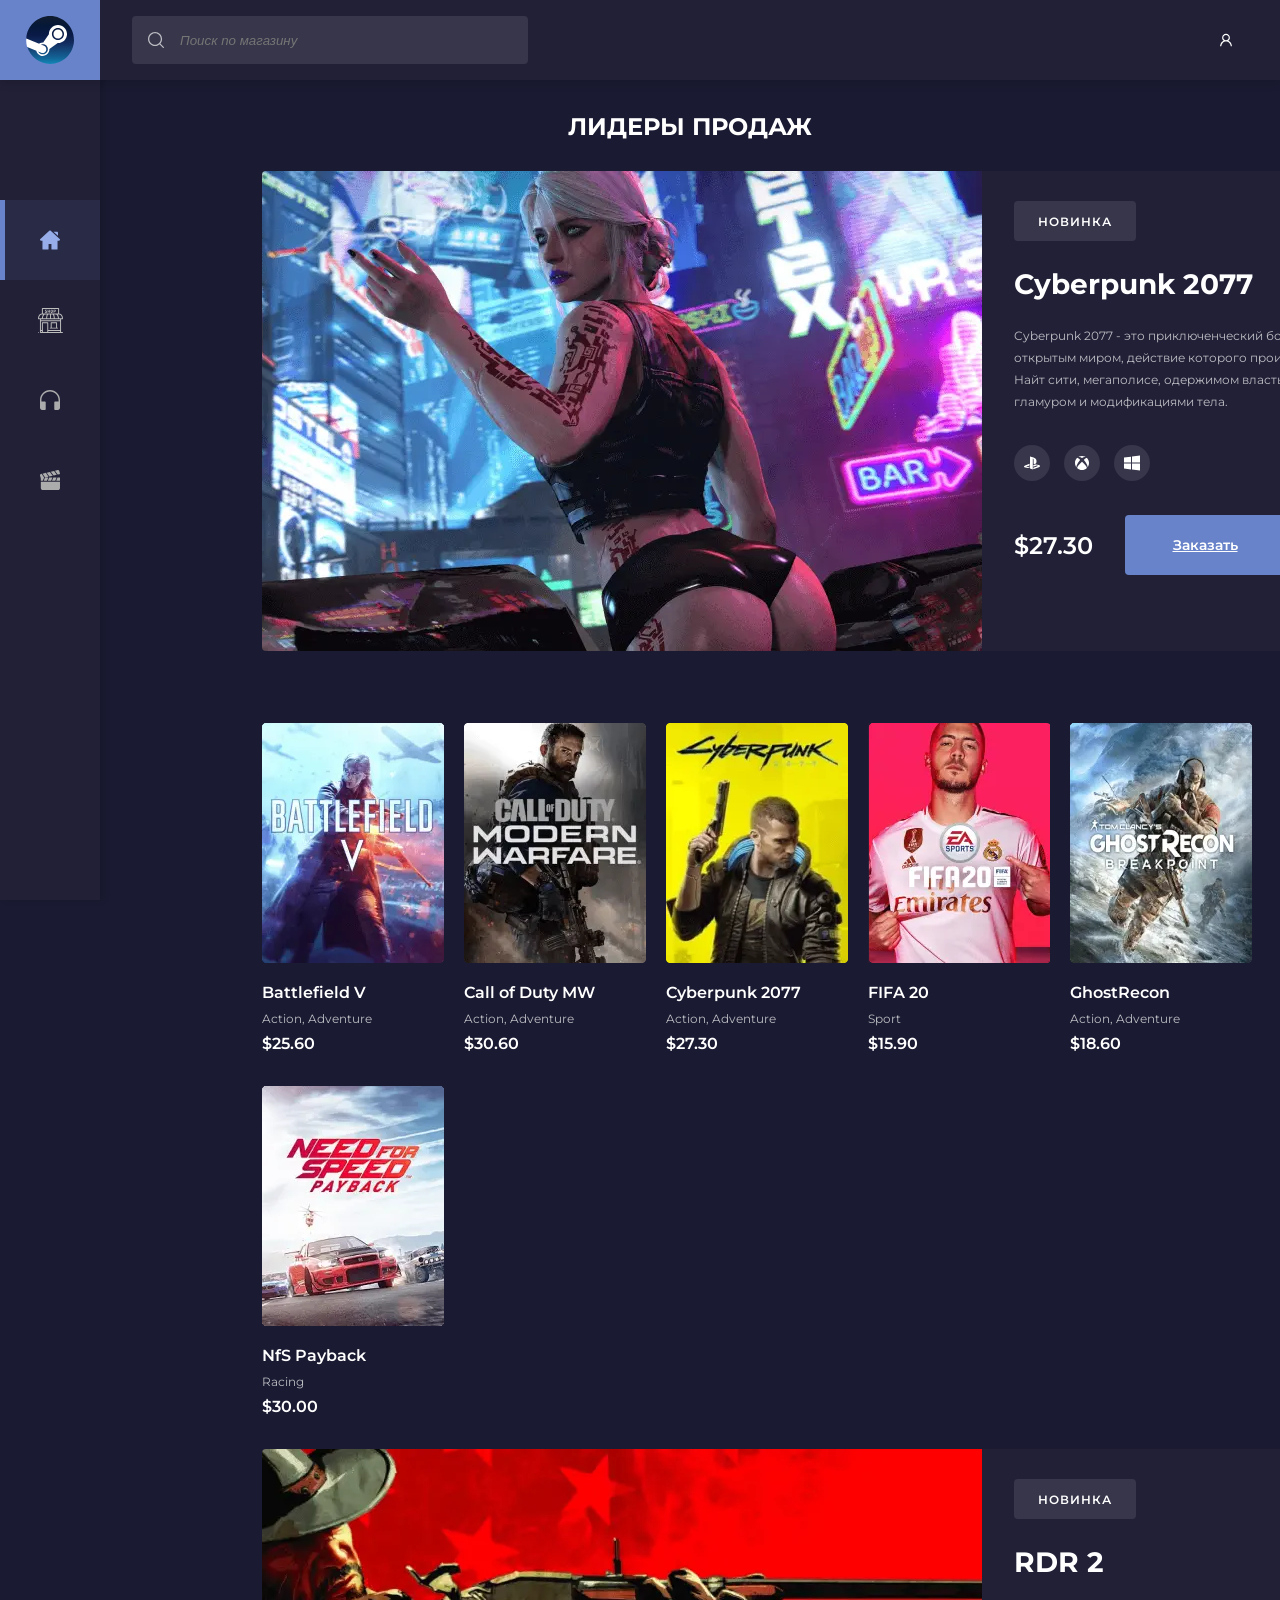
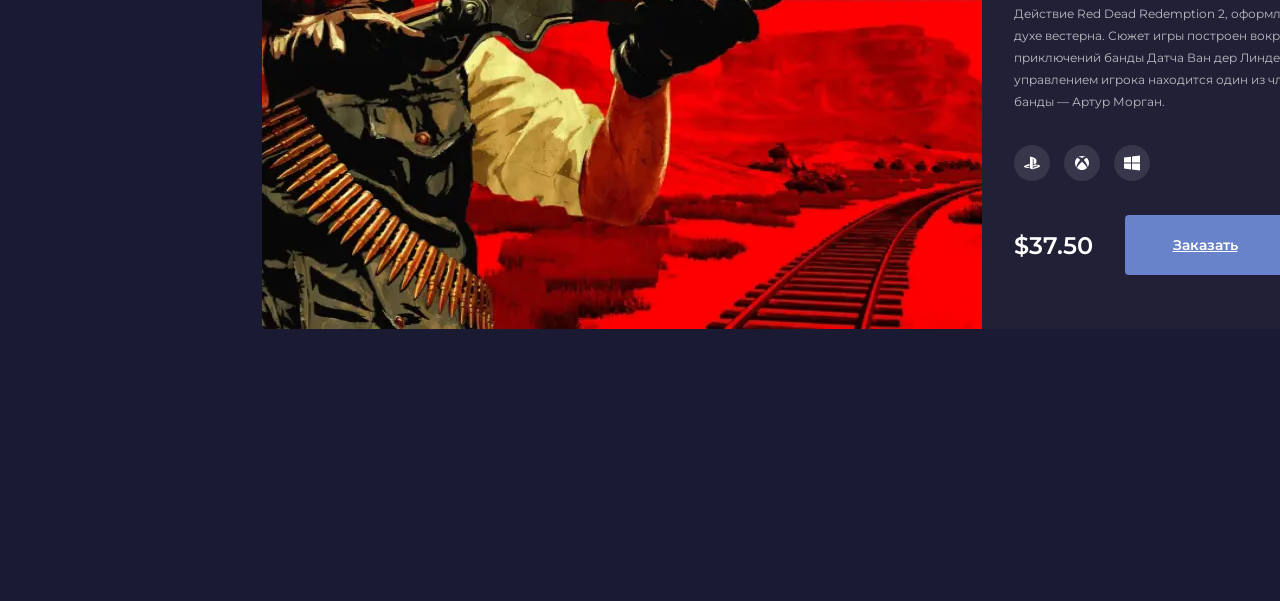
<file: index.html>
<!DOCTYPE html>
<html lang="en">
<head>
    <meta charset="UTF-8">
    <meta http-equiv="X-UA-Compatible" content="IE=edge">
    <meta name="viewport" content="width=device-width, initial-scale=1.0">
    <meta name="description" content="Steam-Shop - лучший магазин для игр!">
    <title>Steam-Shop - покупай и играй!</title>

    <meta name="twitter:image:src" content="https://soinroma.github.io/steam-shop/images/banner.png">
    <meta name="twitter:card" content="summary_large_image"/>
    <meta name="twitter:site" content="Steam-Shop">
    <meta name="twitter:title" content="Покупай и играй!">
    <meta name="twitter:description" content="Steam-Shop - лучший магазин для игр!">

    <meta property="og:type" content="website"/>
    <meta property="og:url" content="https://soinroma.github.io/steam-shop"/>
    <meta property="og:site_name" content="Steam-Shop"/>
    <meta property="og:title" content="Покупай и играй!"/>
    <meta property="og:description" content="Steam-Shop - лучший магазин для игр!"/>
    <meta property="og:image" content="https://soinroma.github.io/steam-shop/images/banner.png"/>
    <meta property="og:image:width" content="1200"/>
    <meta property="og:image:height" content="600"/>

    <link rel="icon" type="image/png" sizes="32x32" href="./images/icons/steam-icon-logo.svg"/>
    <link href="https://fonts.googleapis.com/css2?family=Montserrat:wght@400;600;700&display=swap" rel="stylesheet">
    <link rel="stylesheet" href="./css/style.css">
</head>
<body>


<header class="header">
    <a href="index.html" class="logo">
        <img width="48" height="48" src="./images/icons/steam-icon-logo.svg" alt="steam">
    </a>
    <div class="header-block">
        <label class="search">
            <input type="search" name="" id="" placeholder="Поиск по магазину">
            <img src="./images/icons/search.svg" alt="search">
        </label>
        <div class="buttons">
            <div class="user">
                <img class="login" src="./images/icons/user.svg" alt="user">
                <img class="user-photo hidden " src="./images/icons/user.png" alt="user">
                <img class="logout hidden" src="./images/icons/arrow.svg" alt="arrow">
            </div>
        </div>
    </div>
</header>

<nav class="nav-wrap">
    <ul>
        <li class="current">
            <a href="index.html">
                <img src="./images/icons/home-run.svg" alt="home-run">
            </a>
        </li>

        <li>
            <a href="page-store.html">
                <img src="./images/icons/shop.svg" alt="shop">
            </a>
        </li>

        <li>
            <a target="_blank" href="https://www.youtube.com/watch?v=5qap5aO4i9A&ab_channel=LofiGirl">
                <img src="./images/icons/audio.svg" alt="audio">
            </a>
        </li>

        <li>
            <a target="_blank" href="https://www.youtube.com/c/PlayStation/videos">
                <img src="./images/icons/clapperboard.svg" alt="clapperboard.svg">
            </a>
        </li>

    </ul>
</nav>

<h2 class="home-title">Лидеры продаж</h2>

<section class="content">
    <div class="game-card game-card__order game-home">
        <div class="game-photo game-photo__order">
            <img src="./images/game/cyber.webp" alt="cyber">
        </div>
        <div class="game-info game-info__order">
            <a href="#" class="btn-filter">НОВИНКА</a>
            <h2>Cyberpunk 2077</h2>
            <p>Cyberpunk 2077 - это приключенческий боевик с открытым миром, действие которого происходит в Найт сити,
                мегаполисе, одержимом властью, гламуром и модификациями тела.</p>
            <div class="game-platforms">
                <img src="./images/icons/ps.svg" alt="Playstation">
                <img src="./images/icons/xbox.svg" alt="Xbox">
                <img src="./images/icons/win.svg" alt="Windows">
            </div>
            <div class="game-price">
                <span>$27.30</span>
                <a target="_blank" href="https://store.steampowered.com/app/1091500/Cyberpunk_2077/" class="btn-cart">
                    Заказать
                </a>
            </div>
        </div>
    </div>


    <a href="" class="game-card game-card__small">
        <div class="game-photo">
            <img src="./images/game/lidergames/btf5.webp" alt="btf5">
        </div>
        <div class="game-info">
            <h4>Battlefield V</h4>
            <span class="game-genre">Action, Adventure</span>
            <div class="game-price"><span>$25.60</span></div>
        </div>
    </a>

    <a href="" class="game-card game-card__small">
        <div class="game-photo">
            <img src="./images/game/lidergames/call.webp" alt="call">
        </div>
        <div class="game-info">
            <h4>Call of Duty MW</h4>
            <span class="game-genre">Action, Adventure</span>
            <div class="game-price"><span>$30.60</span></div>
        </div>
    </a>

    <a href="" class="game-card game-card__small">
        <div class="game-photo">
            <img src="./images/game/lidergames/cyberpank.webp" alt="cyberpank">
        </div>
        <div class="game-info">
            <h4>Cyberpunk 2077</h4>
            <span class="game-genre">Action, Adventure</span>
            <div class="game-price"><span>$27.30</span></div>
        </div>
    </a>

    <a href="" class="game-card game-card__small">
        <div class="game-photo">
            <img src="./images/game/lidergames/fifa.webp" alt="fifa">
        </div>
        <div class="game-info">
            <h4>FIFA 20</h4>
            <span class="game-genre">Sport</span>
            <div class="game-price"><span>$15.90</span></div>
        </div>
    </a>

    <a href="" class="game-card game-card__small">
        <div class="game-photo">
            <img src="./images/game/lidergames/ghost.webp" alt="ghost">
        </div>
        <div class="game-info">
            <h4>GhostRecon </h4>
            <span class="game-genre">Action, Adventure</span>
            <div class="game-price"><span>$18.60</span></div>
        </div>
    </a>

    <a href="" class="game-card game-card__small">
        <div class="game-photo">
            <img src="./images/game/lidergames/need.webp" alt="need">
        </div>
        <div class="game-info">
            <h4>NfS Payback</h4>
            <span class="game-genre">Racing</span>
            <div class="game-price"><span>$30.00</span></div>
        </div>
    </a>


    <div class="game-card game-card__order">
        <div class="game-photo game-photo__order">
            <img src="./images/game/rdr2.webp" alt="rdr2">
        </div>
        <div class="game-info game-info__order">
            <a href="#" class="btn-filter">НОВИНКА</a>
            <h2>RDR 2</h2>
            <p>
                Действие Red Dead Redemption 2, оформленной в духе вестерна. Сюжет игры построен вокруг приключений
                банды
                Датча Ван дер Линде, под управлением игрока находится один из членов банды — Артур Морган.
            </p>
            <div class="game-platforms">
                <img src="./images/icons/ps.svg" alt="Playstation">
                <img src="./images/icons/xbox.svg" alt="Xbox">
                <img src="./images/icons/win.svg" alt="Windows">
            </div>
            <div class="game-price">
                <span>$37.50</span>
                <a target="_blank"
                   href="https://store.steampowered.com/app/1174180/Red_Dead_Redemption_2/"
                   class="btn-cart">Заказать
                </a>
            </div>
        </div>
    </div>

</section>

<script src="./js/script.js"></script>
</body>
</html>
</file>
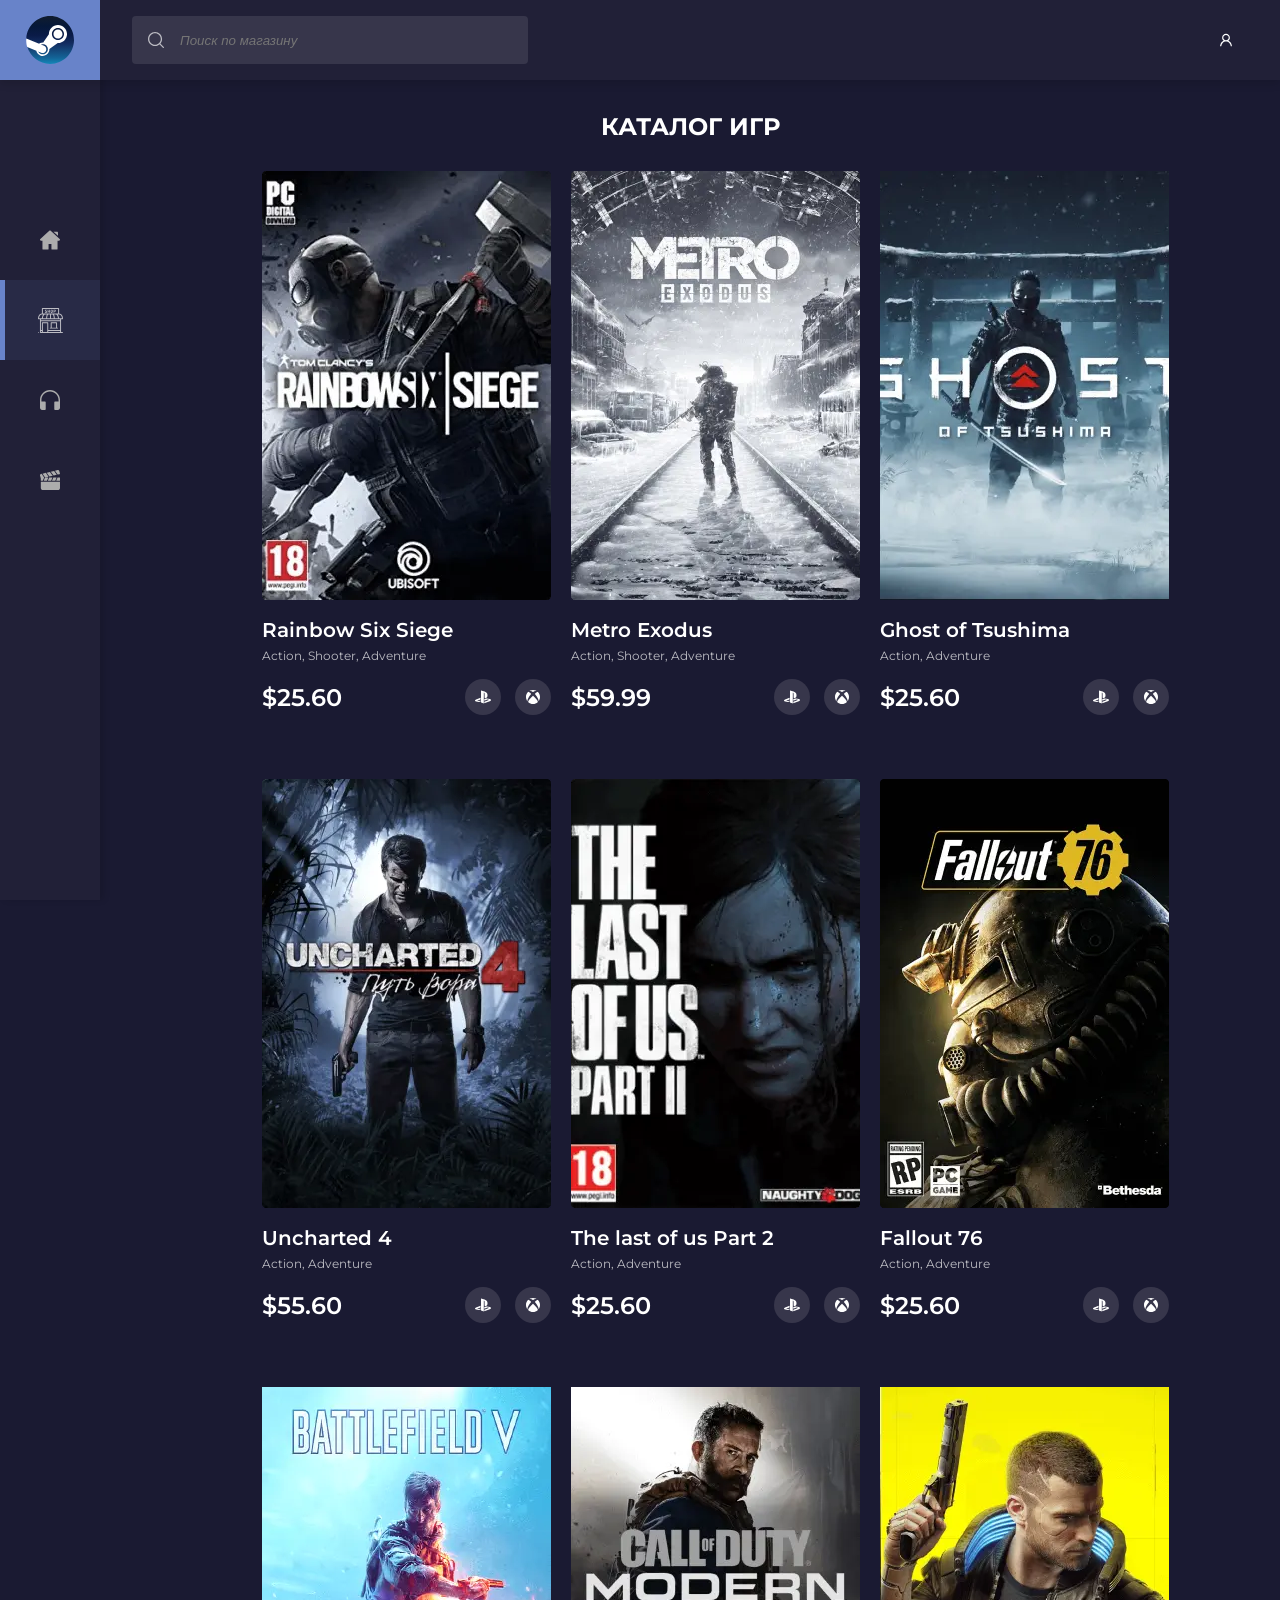
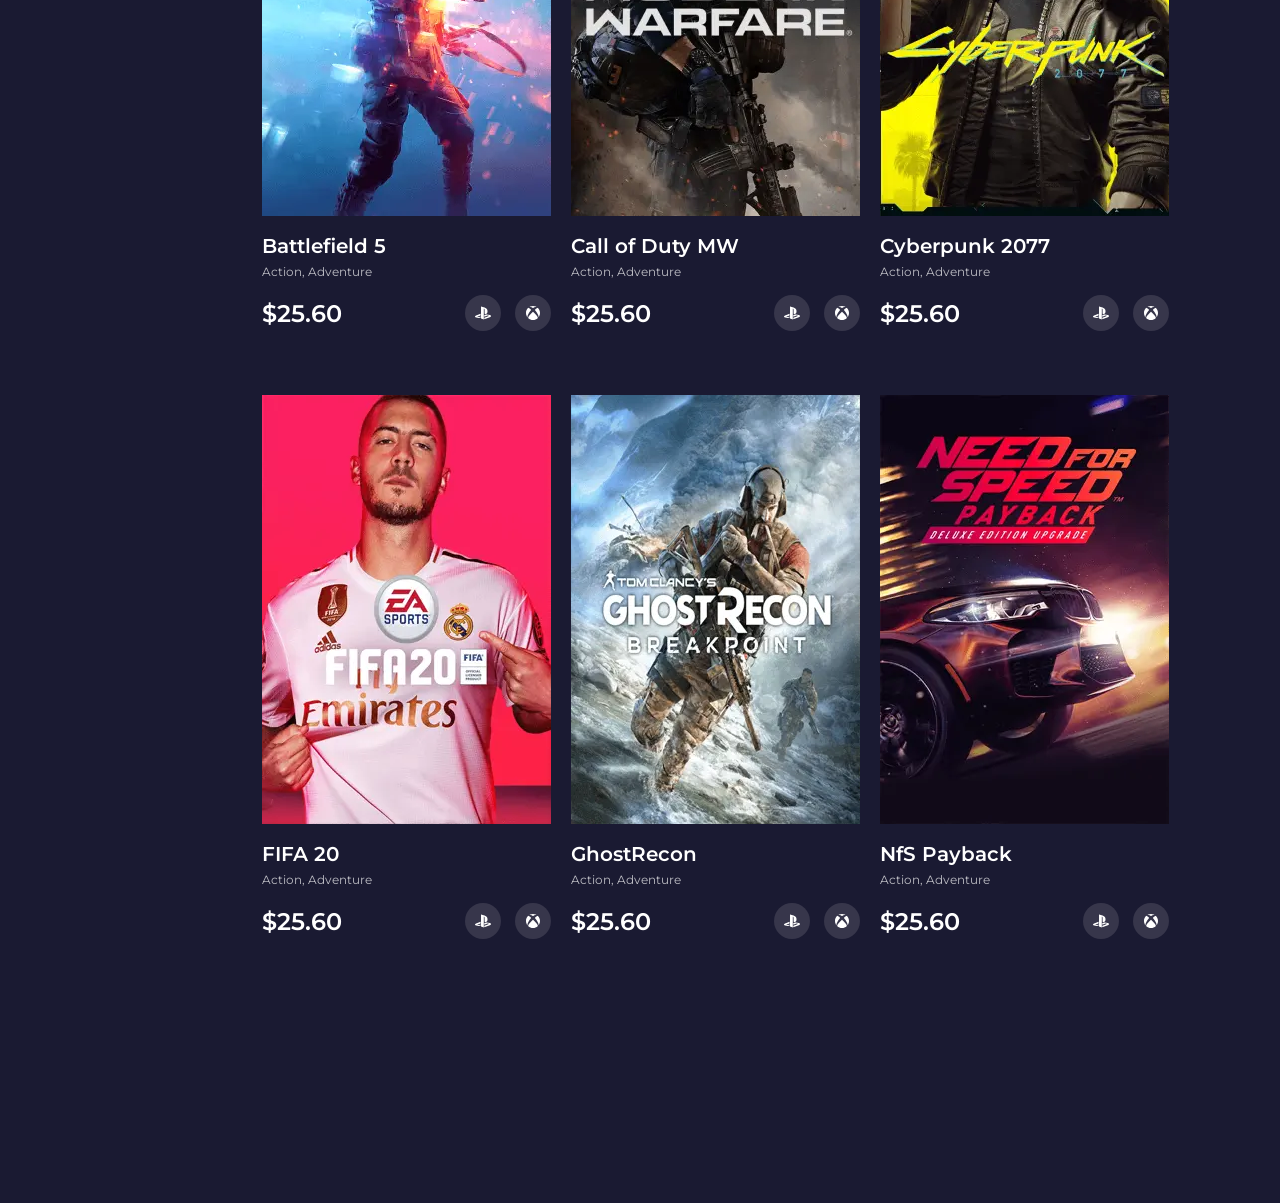
<file: page-store.html>
<!DOCTYPE html>
<html lang="en">
<head>
    <meta charset="UTF-8">
    <meta http-equiv="X-UA-Compatible" content="IE=edge">
    <meta name="viewport" content="width=device-width, initial-scale=1.0">
    <meta name="description" content="Steam-Shop - лучший магазин для игр!">
    <title>Steam-Shop - покупай и играй!</title>

    <meta name="twitter:image:src" content="https://soinroma.github.io/steam-shop/images/banner.png">
    <meta name="twitter:card" content="summary_large_image"/>
    <meta name="twitter:site" content="Steam-Shop">
    <meta name="twitter:title" content="Покупай и играй!">
    <meta name="twitter:description" content="Steam-Shop - лучший магазин для игр!">

    <meta property="og:type" content="website"/>
    <meta property="og:url" content="https://soinroma.github.io/steam-shop"/>
    <meta property="og:site_name" content="Steam-Shop"/>
    <meta property="og:title" content="Покупай и играй!"/>
    <meta property="og:description" content="Steam-Shop - лучший магазин для игр!"/>
    <meta property="og:image" content="https://soinroma.github.io/steam-shop/images/banner.png"/>
    <meta property="og:image:width" content="1200"/>
    <meta property="og:image:height" content="600"/>

    <link rel="icon" type="image/png" sizes="32x32" href="images/icons/steam-icon-logo.svg"/>
    <link href="https://fonts.googleapis.com/css2?family=Montserrat:wght@400;600;700&display=swap" rel="stylesheet">
    <link rel="stylesheet" href="./css/style.css">
</head>
<body>


<header class="header">
    <a href="index.html" class="logo">
        <img width="48" height="48" src="./images/icons/steam-icon-logo.svg" alt="steam">
    </a>
    <div class="header-block">
        <label class="search">
            <input type="search" name="" id="" placeholder="Поиск по магазину">
            <img src="./images/icons/search.svg" alt="search">
        </label>
        <div class="user">
            <img class="login" src="./images/icons/user.svg" alt="user">
            <img class="user-photo hidden " src="./images/icons/user.png" alt="user">
            <img class="logout hidden" src="./images/icons/arrow.svg" alt="arrow">
        </div>
    </div>
</header>

<nav class="nav-wrap">
    <ul>
        <li>
            <a href="./index.html">
                <img src="./images/icons/home-run.svg" alt="home-run">
            </a>
        </li>

        <li class="current">
            <a href="./page-store.html">
                <img src="./images/icons/shop.svg" alt="shop">
            </a>
        </li>

        <li>
            <a target="_blank" href="https://www.youtube.com/watch?v=5qap5aO4i9A&ab_channel=LofiGirl">
                <img src="./images/icons/audio.svg" alt="audio">
            </a>
        </li>

        <li>
            <a target="_blank" href="https://www.youtube.com/c/PlayStation/videos">
                <img src="./images/icons/clapperboard.svg" alt="clapperboard">
            </a>
        </li>

    </ul>
</nav>

<h2 class="home-title">Каталог игр</h2>
<section class="content">

    <a href="" class="game-card game-card__big">
        <div class="game-photo game-photo__bg">
            <img src="./images/game/shopgames/3.webp" alt="game">
        </div>
        <div class="game-info">
            <h4>Rainbow Six Siege</h4>
            <span class="game-genre">Action, Shooter, Adventure</span>
            <div class="game-price"><span>$25.60</span>

                <div class="game-platforms">
                    <img src="./images/icons/ps.svg" alt="Playstation">
                    <img src="./images/icons/xbox.svg" alt="Xbox">
                </div>

            </div>
        </div>
    </a>

    <a href="" class="game-card game-card__big">
        <div class="game-photo game-photo__bg">
            <img src="./images/game/shopgames/4.webp" alt="game">
        </div>
        <div class="game-info">
            <h4>Metro Exodus</h4>
            <span class="game-genre">Action, Shooter, Adventure</span>
            <div class="game-price"><span>$59.99</span>

                <div class="game-platforms">
                    <img src="./images/icons/ps.svg" alt="Playstation">
                    <img src="./images/icons/xbox.svg" alt="Xbox">
                </div>

            </div>
        </div>
    </a>

    <a href="" class="game-card game-card__big">
        <div class="game-photo game-photo__bg">
            <img src="./images/game/shopgames/1.webp" alt="game">
        </div>
        <div class="game-info">
            <h4>Ghost of Tsushima</h4>
            <span class="game-genre">Action, Adventure</span>
            <div class="game-price"><span>$25.60</span>

                <div class="game-platforms">
                    <img src="./images/icons/ps.svg" alt="Playstation">
                    <img src="./images/icons/xbox.svg" alt="Xbox">
                </div>

            </div>
        </div>
    </a>

    <a href="./gamepages/page-game-unch4.html" class="game-card game-card__big">
        <div class="game-photo game-photo__bg">
            <img src="./images/game/shopgames/2.webp" alt="game">
        </div>
        <div class="game-info">
            <h4>Uncharted 4</h4>
            <span class="game-genre">Action, Adventure</span>
            <div class="game-price"><span>$55.60</span>

                <div class="game-platforms">
                    <img src="./images/icons/ps.svg" alt="Playstation">
                    <img src="./images/icons/xbox.svg" alt="Xbox">
                </div>

            </div>
        </div>
    </a>

    <a href="" class="game-card game-card__big">
        <div class="game-photo game-photo__bg">
            <img src="./images/game/shopgames/6.webp" alt="game">
        </div>
        <div class="game-info">
            <h4>The last of us Part 2</h4>
            <span class="game-genre">Action, Adventure</span>
            <div class="game-price"><span>$25.60</span>

                <div class="game-platforms">
                    <img src="./images/icons/ps.svg" alt="Playstation">
                    <img src="./images/icons/xbox.svg" alt="Xbox">
                </div>

            </div>
        </div>
    </a>

    <a href="" class="game-card game-card__big">
        <div class="game-photo game-photo__bg">
            <img src="./images/game/shopgames/5.webp" alt="game">
        </div>
        <div class="game-info">
            <h4>Fallout 76</h4>
            <span class="game-genre">Action, Adventure</span>
            <div class="game-price"><span>$25.60</span>

                <div class="game-platforms">
                    <img src="./images/icons/ps.svg" alt="Playstation">
                    <img src="./images/icons/xbox.svg" alt="Xbox">
                </div>

            </div>
        </div>
    </a>

    <a href="" class="game-card game-card__big">
        <div class="game-photo game-photo__bg">
            <img src="./images/game/shopgames/7.webp" alt="game">
        </div>
        <div class="game-info">
            <h4>Battlefield 5</h4>
            <span class="game-genre">Action, Adventure</span>
            <div class="game-price"><span>$25.60</span>

                <div class="game-platforms">
                    <img src="./images/icons/ps.svg" alt="Playstation">
                    <img src="./images/icons/xbox.svg" alt="Xbox">
                </div>

            </div>
        </div>
    </a>

    <a href="" class="game-card game-card__big">
        <div class="game-photo game-photo__bg">
            <img src="./images/game/shopgames/8.webp" alt="game">
        </div>
        <div class="game-info">
            <h4>Call of Duty MW</h4>
            <span class="game-genre">Action, Adventure</span>
            <div class="game-price"><span>$25.60</span>

                <div class="game-platforms">
                    <img src="./images/icons/ps.svg" alt="Playstation">
                    <img src="./images/icons/xbox.svg" alt="Xbox">
                </div>

            </div>
        </div>
    </a>

    <a href="" class="game-card game-card__big">
        <div class="game-photo game-photo__bg">
            <img src="./images/game/shopgames/9.webp" alt="game">
        </div>
        <div class="game-info">
            <h4>Cyberpunk 2077</h4>
            <span class="game-genre">Action, Adventure</span>
            <div class="game-price"><span>$25.60</span>

                <div class="game-platforms">
                    <img src="./images/icons/ps.svg" alt="Playstation">
                    <img src="./images/icons/xbox.svg" alt="Xbox">
                </div>

            </div>
        </div>
    </a>

    <a href="" class="game-card game-card__big">
        <div class="game-photo game-photo__bg">
            <img src="./images/game/shopgames/10.webp" alt="game">
        </div>
        <div class="game-info">
            <h4>FIFA 20</h4>
            <span class="game-genre">Action, Adventure</span>
            <div class="game-price"><span>$25.60</span>

                <div class="game-platforms">
                    <img src="./images/icons/ps.svg" alt="Playstation">
                    <img src="./images/icons/xbox.svg" alt="Xbox">
                </div>

            </div>
        </div>
    </a>

    <a href="" class="game-card game-card__big">
        <div class="game-photo game-photo__bg">
            <img src="./images/game/shopgames/11.webp" alt="game">
        </div>
        <div class="game-info">
            <h4>GhostRecon</h4>
            <span class="game-genre">Action, Adventure</span>
            <div class="game-price"><span>$25.60</span>

                <div class="game-platforms">
                    <img src="./images/icons/ps.svg" alt="Playstation">
                    <img src="./images/icons/xbox.svg" alt="Xbox">
                </div>

            </div>
        </div>
    </a>

    <a href="" class="game-card game-card__big">
        <div class="game-photo game-photo__bg">
            <img src="./images/game/shopgames/12.webp" alt="game">
        </div>
        <div class="game-info">
            <h4>NfS Payback</h4>
            <span class="game-genre">Action, Adventure</span>
            <div class="game-price"><span>$25.60</span>

                <div class="game-platforms">
                    <img src="./images/icons/ps.svg" alt="Playstation">
                    <img src="./images/icons/xbox.svg" alt="Xbox">
                </div>

            </div>
        </div>
    </a>


</section>


<script src="./js/script.js"></script>
</body>
</html>
</file>
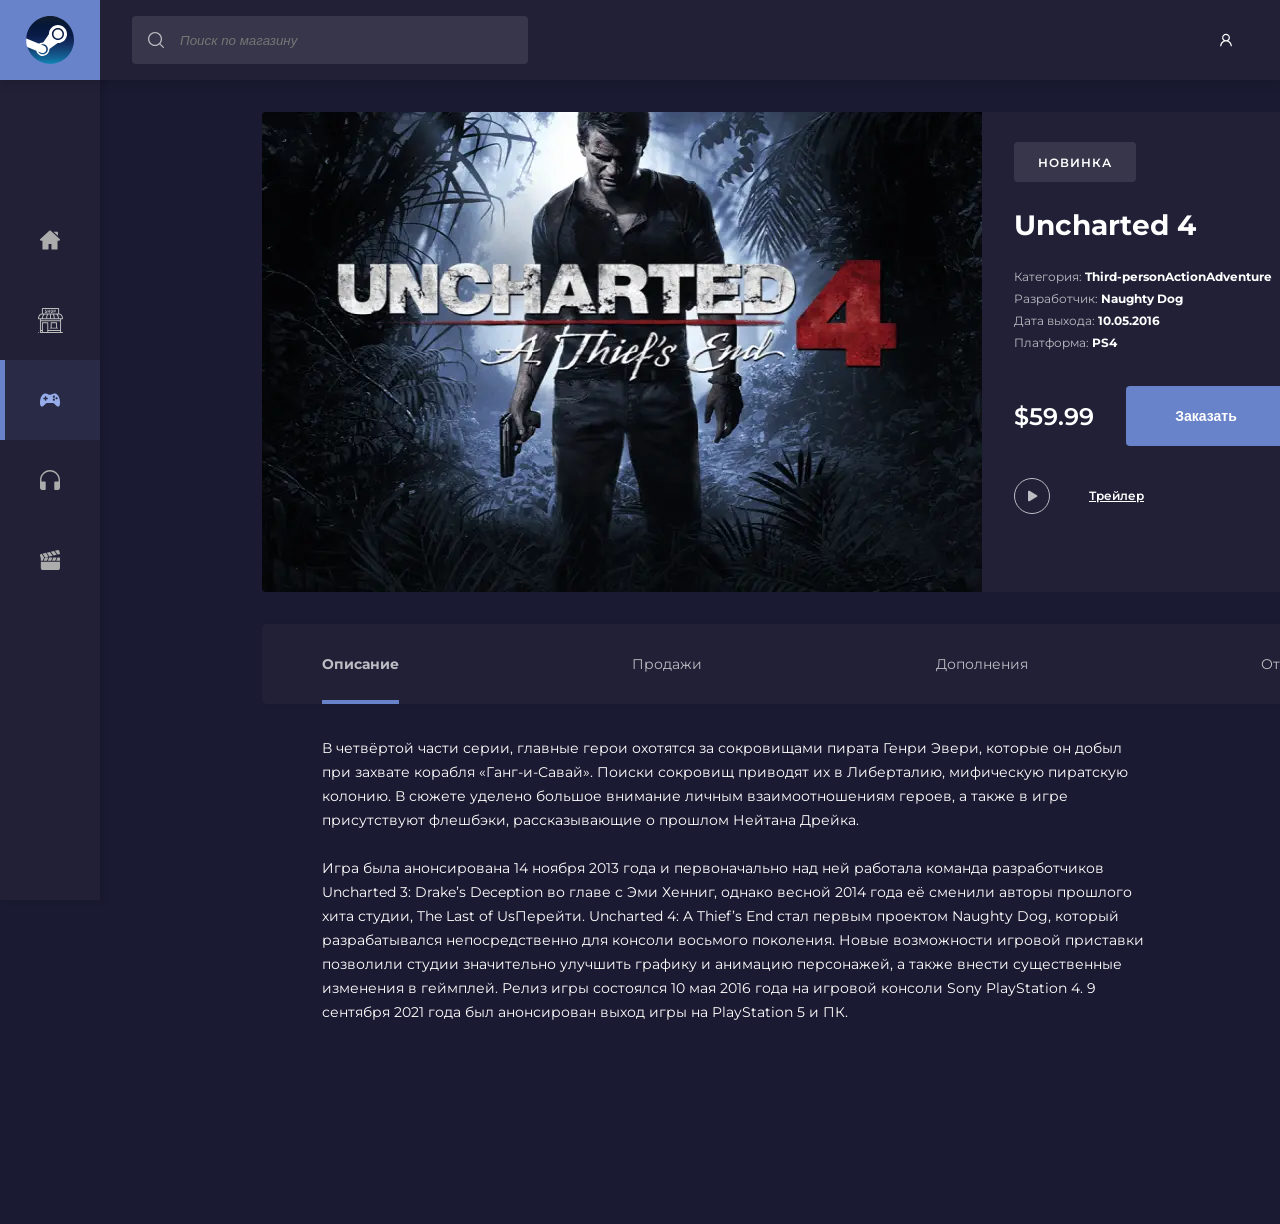
<file: gamepages/page-game-unch4.html>
<!DOCTYPE html>
<html lang="en">

<head>
    <meta charset="UTF-8">
    <meta http-equiv="X-UA-Compatible" content="IE=edge">
    <meta name="viewport" content="width=device-width, initial-scale=1.0">
    <meta name="description" content="Steam-Shop - лучший магазин для игр!">
    <title>Steam-Shop - покупай и играй!</title>

    <meta name="twitter:image:src" content="https://soinroma.github.io/steam-shop/images/banner.png">
    <meta name="twitter:card" content="summary_large_image"/>
    <meta name="twitter:site" content="Steam-Shop">
    <meta name="twitter:title" content="Покупай и играй!">
    <meta name="twitter:description" content="Steam-Shop - лучший магазин для игр!">

    <meta property="og:type" content="website"/>
    <meta property="og:url" content="https://soinroma.github.io/steam-shop"/>
    <meta property="og:site_name" content="Steam-Shop"/>
    <meta property="og:title" content="Покупай и играй!"/>
    <meta property="og:description" content="Steam-Shop - лучший магазин для игр!"/>
    <meta property="og:image" content="https://soinroma.github.io/steam-shop/images/banner.png"/>
    <meta property="og:image:width" content="1200"/>
    <meta property="og:image:height" content="600"/>

    <link rel="icon" type="image/png" sizes="32x32" href="../images/icons/steam-icon-logo.svg"/>
    <link href="https://fonts.googleapis.com/css2?family=Montserrat:wght@400;600;700&display=swap" rel="stylesheet">
    <link rel="stylesheet" href="../css/style.css">
</head>

<body>


<header class="header">
    <a href="../index.html" class="logo">
        <img width="48" height="48" src="../images/icons/steam-icon-logo.svg" alt="steam">
    </a>
    <div class="header-block">
        <label class="search">
            <input type="search" name="" id="" placeholder="Поиск по магазину">
            <img src="../images/icons/search.svg" alt="search">
        </label>
        <div class="user">
            <img class="login" src="../images/icons/user.svg" alt="user">
            <img class="user-photo hidden " src="../images/icons/user.png" alt="user">
            <img class="logout hidden" src="../images/icons/arrow.svg" alt="arrow">
        </div>
    </div>
</header>

<nav class="nav-wrap">
    <ul>
        <li>
            <a href="../index.html">
                <img src="../images/icons/home-run.svg" alt="home-run">
            </a>
        </li>

        <li>
            <a href="../page-store.html">
                <img src="../images/icons/shop.svg" alt="shop">
            </a>
        </li>

        <li class="current">
            <a href="./page-game-unch4.html">
                <img src="../images/icons/fun.svg" alt="fun">
            </a>
        </li>

        <li>
            <a target="_blank" href="https://www.youtube.com/watch?v=5qap5aO4i9A&ab_channel=LofiGirl">
                <img src="../images/icons/audio.svg" alt="audio">
            </a>
        </li>

        <li>
            <a target="_blank" href="https://www.youtube.com/c/PlayStation/videos">
                <img src="../images/icons/clapperboard.svg" alt="clapperboard.svg">
            </a>
        </li>

    </ul>
</nav>

<section class="content">
    <div class="game-card game-card__order">
        <div class="game-photo game-photo__order">
            <img src="../images/game/unch.webp" alt="unch">
        </div>
        <div class="game-info game-info__order">
            <a href="#" class="btn-filter">НОВИНКА</a>
            <h2 class="game-page-name">Uncharted 4</h2>
            <ul>
                <li>Категория: <span>Third-personActionAdventure</span></li>
                <li>Разработчик: <span>Naughty Dog</span></li>
                <li>Дата выхода: <span>10.05.2016</span></li>
                <li>Платформа: <span>PS4</span></li>
            </ul>
            <div class="game-price">
                <span>$59.99</span>
                <button class="btn-cart">Заказать</button>
            </div>
            <a target="_blank" href="https://www.youtube.com/watch?v=hh5HV4iic1Y&ab_channel=PlayStation"
               class="btn-video">
                <img src="../images/icons/play.svg" alt="play">Трейлер
            </a>
        </div>
    </div>


    <ul class="char-nav">
        <li class="char-nav-link char-nav-link-active">Описание</li>
        <li class="char-nav-link">Продажи</li>
        <li class="char-nav-link">Дополнения</li>
        <li class="char-nav-link">Отзывы</li>
    </ul>

    <ul class="char-tabs">
        <li class="char-tabs-all">
            В четвёртой части серии, главные герои охотятся за сокровищами пирата Генри Эвери,
            которые он добыл при захвате корабля «Ганг-и-Савай». Поиски сокровищ приводят их в
            Либерталию, мифическую пиратскую колонию. В сюжете уделено большое внимание личным
            взаимоотношениям героев, а также в игре присутствуют флешбэки, рассказывающие о прошлом
            Нейтана Дрейка.
            <br>
            <br>
            Игра была анонсирована 14 ноября 2013 года и первоначально над ней работала команда
            разработчиков Uncharted 3: Drake’s Deception во главе с Эми Хенниг, однако весной 2014 года
            её сменили авторы прошлого хита студии, The Last of UsПерейти. Uncharted 4: A Thief’s End стал
            первым проектом Naughty Dog, который разрабатывался непосредственно для консоли восьмого поколения.
            Новые возможности игровой приставки позволили студии значительно улучшить графику и анимацию персонажей,
            а также внести существенные изменения в геймплей. Релиз игры состоялся 10 мая 2016 года на игровой консоли
            Sony PlayStation 4. 9 сентября 2021 года был анонсирован выход игры на PlayStation 5 и ПК.
        </li>
        <li class="char-tabs-all">
            Выход игры состоялся 10 мая 2016 года, одновременно во всём мире.
            Игра доступна в трёх вариантах изданий помимо стандартного. Special Edition, Libertalia Collector’s Edition
            и цифровом Digital Standard Edition.
            <br>
            <br>
            Всего за неделю с релиза игра продалась по всему миру в количестве в 2,7 млн копий и стала самой быстро
            продаваемой игрой в истории серии. В мае Uncharted 4 возглавил чарт продаж видеоигр на территории США
            и Великобритании. На 21 декабря 2016 года игра продалась по всему миру в количестве более 8,7 млн копий,
            что делает её самой продаваемой игрой в истории студии.
        </li>
        <li class="char-tabs-all">
            4 декабря 2016 на мероприятии PlayStation Experience 2016 состоялся анонс спин-оффа игры,
            Uncharted: The Lost Legacy, где главными героями являются Хлоя Фрейзер и Надин Росс
        </li>
        <li class="char-tabs-all">
            По итогам выставки E3 2015 Uncharted 4 был признан лучшей консольной игрой, лучшей приключенческой игрой,
            а также получил специальный приз за графику. 5 мая 2016 года компания Sony сняла эмбарго на публикацию
            обзоров. Игра получила высокие оценки и восторженные отзывы от СМИ, освещающих игровую индустрию.
            <br>
            <br>
            На сайте-агрегаторе Metacritic.com игра имеет средний балл, равный 93 из 100, основываясь на 112 обзорах,
            110 из которых положительные, 1 смешанный и 1 негативный. Единственный отрицательный обзор написали
            The Washington Post, поставив игре 4 балла из 10. Данный отзыв вызвал недовольство фанатов Uncharted,
            которые создали петицию на change.org с просьбой к Metacritic не учитывать этот обзор.
            <br>
            <br>
            В 2016 году игра Uncharted 4 заняла первое место в рейтинге Metacritic, набрав 93 балла из 100.
            Русскоязычные СМИ также оставили положительные отзывы об игре. Такие издания, как 3D News, PlayGround.ru,
            «Игромания» и др. поставили игре максимальные оценки. По выбору редакции журнала «Игромания» Uncharted 4
            стал победителем в номинации «Игра года». Также редакция PlayGround.ru признала Uncharted 4: A Thief’s
            End лучшей игрой 2016 года.
        </li>
    </ul>
</section>


<script src="../js/page-game.js"></script>
<script src="../js/script.js"></script>
</body>

</html>
</file>
<file: css/style.css>
* {
  padding: 0;
  margin: 0;
  -webkit-box-sizing: border-box;
  box-sizing: border-box;
}

body {
  padding-top: 112px;
  background: #1A1A32;
  font-family: 'Montserrat', sans-serif;
}

.header {
  position: fixed;
  top: 0;
  left: 0;
  width: 100%;
  display: -webkit-box;
  display: -ms-flexbox;
  display: flex;
  -webkit-box-align: center;
  -ms-flex-align: center;
  align-items: center;
  -webkit-box-pack: justify;
  -ms-flex-pack: justify;
  justify-content: space-between;
  background: #212037;
  -webkit-box-shadow: 0 4px 8px rgba(0, 0, 0, 0.12);
  box-shadow: 0 4px 8px rgba(0, 0, 0, 0.12);
  z-index: 1;
}

.header-block {
  width: 100%;
  padding: 16px 32px 16px 32px;
  display: -webkit-box;
  display: -ms-flexbox;
  display: flex;
  -webkit-box-pack: justify;
  -ms-flex-pack: justify;
  justify-content: space-between;
  -webkit-box-align: center;
  -ms-flex-align: center;
  align-items: center;
}

.logo {
  display: -webkit-box;
  display: -ms-flexbox;
  display: flex;
  -webkit-box-pack: center;
  -ms-flex-pack: center;
  justify-content: center;
  -webkit-box-align: center;
  -ms-flex-align: center;
  align-items: center;
  max-width: 100px;
  width: 100%;
  height: 80px;
  background-color: #6883C9;
  text-decoration: none;
}

.logo svg {
  width: 48px;
  height: 48px;
}

.user {
  display: -webkit-box;
  display: -ms-flexbox;
  display: flex;
  -webkit-box-align: center;
  -ms-flex-align: center;
  align-items: center;
}

.user img {
  margin-right: 16px;
}

.user img:last-child {
  margin-right: 0;
}

.logout {
  cursor: pointer;
}

.hidden {
  display: none;
}

.search {
  width: 100%;
  max-width: 396px;
  height: 48px;
  background: #37364B;
  border-radius: 4px;
  position: relative;
  margin-right: 20px;
}

.search img {
  position: absolute;
  left: 16px;
  top: 50%;
  -webkit-transform: translateY(-50%);
  transform: translateY(-50%);
}

.search input {
  width: 100%;
  height: 100%;
  background-color: transparent;
  border: none;
  padding: 0 48px 0 48px;
  outline: none;
  color: #fff;
}

.search input::-webkit-input-placeholder {
  font-style: italic;
}

.search input:-ms-input-placeholder {
  font-style: italic;
}

.search input::-ms-input-placeholder {
  font-style: italic;
}

.search input::placeholder {
  font-style: italic;
}

.nav-wrap {
  padding-top: 200px;
  position: fixed;
  left: 0;
  top: 0;
  height: 100vh;
  width: 100px;
  z-index: 0;
  background: #212037;
  mix-blend-mode: normal;
  -webkit-box-shadow: 4px 0 6px rgba(0, 0, 0, 0.12);
  box-shadow: 4px 0 6px rgba(0, 0, 0, 0.12);
}

.nav-wrap ul {
  list-style: none;
  width: 100%;
}

.nav-wrap ul li {
  height: 80px;
  width: 100%;
}

.nav-wrap ul li:hover {
  background: rgba(104, 131, 201, 0.1);
}

.nav-wrap ul li:hover a {
  -webkit-filter: grayscale(0);
  filter: grayscale(0);
}

.nav-wrap ul li a {
  text-decoration: none;
  width: 100%;
  height: 100%;
  display: -webkit-box;
  display: -ms-flexbox;
  display: flex;
  -webkit-box-pack: center;
  -ms-flex-pack: center;
  justify-content: center;
  -webkit-box-align: center;
  -ms-flex-align: center;
  align-items: center;
  -webkit-filter: grayscale(1);
  filter: grayscale(1);
}

.home-title {
  color: #fff;
  text-align: center;
  margin: auto auto 30px;
  text-transform: uppercase;
}

li.current {
  position: relative;
  background: rgba(104, 131, 201, 0.1);
}

li.current::before {
  position: absolute;
  content: '';
  width: 5px;
  height: 100%;
  background: #6883C9;
}

li.current a {
  -webkit-filter: grayscale(0) !important;
  filter: grayscale(0) !important;
}

.content {
  margin-left: 130px;
  max-width: 1252px;
  width: 100%;
  display: -webkit-box;
  display: -ms-flexbox;
  display: flex;
  -ms-flex-wrap: wrap;
  flex-wrap: wrap;
  -webkit-box-align: center;
  -ms-flex-align: center;
  align-items: center;
  padding-bottom: 200px;
}

.game-genre {
  font-style: normal;
  font-weight: normal;
  font-size: 12px;
  line-height: 15px;
  color: #BCBCC3;
  margin-bottom: 8px;
}

.game-card {
  display: -webkit-box;
  display: -ms-flexbox;
  display: flex;
  -webkit-box-align: center;
  -ms-flex-align: center;
  align-items: center;
  -webkit-box-pack: justify;
  -ms-flex-pack: justify;
  justify-content: space-between;
  height: 480px;
}

.game-card__order {
  border-radius: 4px;
  overflow: hidden;
  width: 100%;
  margin-bottom: 72px;
}

.game-card__small {
  -webkit-box-orient: vertical;
  -webkit-box-direction: normal;
  -ms-flex-direction: column;
  flex-direction: column;
  width: 182px;
  height: auto;
  cursor: pointer;
  text-decoration: none;
  margin-right: 20px;
}

.game-card__small .game-info {
  padding: 20px 0 0 0;
  height: auto;
  background: transparent;
}

.game-card__small .game-info h4 {
  font-weight: 600;
  font-size: 16px;
  line-height: 20px;
  color: #FFFFFF;
  margin-bottom: 8px;
}

.game-card__small .game-price span {
  font-size: 16px;
  line-height: 20px;
}

.game-card__big {
  -webkit-box-orient: vertical;
  -webkit-box-direction: normal;
  -ms-flex-direction: column;
  flex-direction: column;
  width: 289px;
  height: auto;
  cursor: pointer;
  text-decoration: none;
  margin-bottom: 32px;
  margin-right: 20px;
}

.game-card__big .game-info {
  padding: 20px 0 0 0;
  height: auto;
  background: transparent;
}

.game-card__big .game-info h4 {
  font-weight: 600;
  font-size: 20px;
  line-height: 20px;
  color: #FFFFFF;
  margin-bottom: 8px;
}

.game-card__big .game-info .game-genre {
  margin-bottom: 16px;
}

.game-card__big .game-price {
  -webkit-box-align: center;
  -ms-flex-align: center;
  align-items: center;
  width: 100%;
  -webkit-box-pack: justify;
  -ms-flex-pack: justify;
  justify-content: space-between;
}

.game-card__big .game-price .game-platforms {
  margin-bottom: 0;
}

.game-photo {
  width: 100%;
  max-width: 856px;
  display: -webkit-box;
  display: -ms-flexbox;
  display: flex;
  overflow: hidden;
  -webkit-box-pack: center;
  -ms-flex-pack: center;
  justify-content: center;
}

.game-photo img {
  height: 100%;
}

.game-info {
  max-width: 396px;
  width: 100%;
  padding: 30px 32px;
  background: #212037;
  height: 100%;
  display: -webkit-box;
  display: -ms-flexbox;
  display: flex;
  -webkit-box-orient: vertical;
  -webkit-box-direction: normal;
  -ms-flex-direction: column;
  flex-direction: column;
}

.game-info h2 {
  font-style: normal;
  font-weight: bold;
  font-size: 28px;
  line-height: 34px;
  color: #fff;
  margin-bottom: 24px;
}

.game-info p {
  font-style: normal;
  font-weight: normal;
  font-size: 12px;
  line-height: 22px;
  color: #BCBCC3;
  margin-bottom: 32px;
}

.game-info ul {
  margin-bottom: 32px;
  list-style: none;
}

.game-info ul li {
  color: #BCBCC3;
  font-size: 12px;
  line-height: 22px;
}

.game-info ul li span {
  color: #fff;
  font-weight: bold;
}

.game-platforms {
  margin-bottom: 34px;
  height: 36px;
}

.game-platforms img {
  width: 36px;
  height: 36px;
  margin-right: 10px;
}

.game-platforms img:last-child {
  margin-right: 0;
}

.game-price {
  display: -webkit-box;
  display: -ms-flexbox;
  display: flex;
  -webkit-box-align: center;
  -ms-flex-align: center;
  align-items: center;
  margin-bottom: 32px;
}

.game-price span {
  margin-right: 32px;
  font-style: normal;
  font-weight: 600;
  font-size: 24px;
  line-height: 29px;
  color: #FFFFFF;
}

.btn-filter {
  text-transform: uppercase;
  color: #fff;
  background: #37364B;
  cursor: pointer;
  padding: 13px 24px 12px;
  text-decoration: none;
  border-radius: 4px;
  font-weight: 600;
  font-size: 12px;
  line-height: 15px;
  letter-spacing: 1px;
  width: -moz-max-content;
  width: max-content;
  margin-bottom: 26px;
}

.btn-cart {
  min-width: 160px;
  height: 60px;
  display: -webkit-box;
  display: -ms-flexbox;
  display: flex;
  -webkit-box-pack: center;
  -ms-flex-pack: center;
  justify-content: center;
  -webkit-box-align: center;
  -ms-flex-align: center;
  align-items: center;
  border: none;
  border-radius: 4px;
  background-color: #6883C9;
  font-style: normal;
  font-weight: 600;
  font-size: 14px;
  line-height: 17px;
  color: #FFFFFF;
  cursor: pointer;
}

.btn-video {
  background: transparent;
  border: none;
  font-weight: 600;
  font-size: 12px;
  line-height: 22px;
  width: 130px;
  display: -webkit-box;
  display: -ms-flexbox;
  display: flex;
  -webkit-box-pack: justify;
  -ms-flex-pack: justify;
  justify-content: space-between;
  -webkit-box-align: center;
  -ms-flex-align: center;
  align-items: center;
  color: #fff;
  cursor: pointer;
}

.btn-video img {
  width: 36px;
  height: 36px;
  margin-right: 12px;
}

.char-nav {
  width: 100%;
  height: 80px;
  padding: 0 60px;
  margin-bottom: 32px;
  margin-top: -40px;
  display: -webkit-box;
  display: -ms-flexbox;
  display: flex;
  list-style: none;
  -webkit-box-pack: justify;
  -ms-flex-pack: justify;
  justify-content: space-between;
  background: #212037;
  -webkit-box-shadow: 4px 0 6px rgba(0, 0, 0, 0.1);
  box-shadow: 4px 0 6px rgba(0, 0, 0, 0.1);
  border-radius: 5px;
}

.char-nav-link {
  font-style: normal;
  font-weight: normal;
  font-size: 14px;
  line-height: 22px;
  color: #BCBCC3;
  height: 100%;
  position: relative;
  display: -webkit-box;
  display: -ms-flexbox;
  display: flex;
  -webkit-box-pack: center;
  -ms-flex-pack: center;
  justify-content: center;
  -webkit-box-align: center;
  -ms-flex-align: center;
  align-items: center;
  cursor: pointer;
}

.char-nav-link-active {
  font-weight: bold;
}

.char-nav-link-active:before {
  position: absolute;
  content: '';
  display: block;
  bottom: 0;
  left: 0;
  width: 100%;
  height: 4px;
  background: #6883C9;
}

.char-tabs {
  width: 100%;
  list-style: none;
  padding-left: 60px;
  padding-right: 160px;
}

.char-tabs li {
  height: 0;
  overflow: hidden;
  max-width: 824px;
  width: 100%;
  font-style: normal;
  font-weight: normal;
  font-size: 14px;
  line-height: 24px;
  color: #FFFFFF;
}

.char-tabs li:nth-child(1) {
  height: auto;
}

@media screen and (max-width: 1599px) {
  body {
    padding-left: 132px;
    padding-right: 32px;
  }
}

@media (max-width: 800px) {
  .nav-wrap {
    width: 70px;
  }

  .header {
    height: 70px;
  }

  .logo {
    height: 70px;
    max-width: 70px;
  }

  .game-card {
    display: inline-table;
  }

  .game-photo__order {
    width: 496px;
    height: 250px;
  }

  .game-info__order {
    max-width: 496px;
  }

  .home-title {
    text-align: left;
    margin-left: 10px;
  }

  .char-nav {
    width: 496px;
    padding: 0 20px;
  }

  .char-tabs {
    max-width: 396px;
    padding: 0 0 0 20px;
  }

}


@media (max-width: 710px) {


  .game-photo__order {
    width: 396px;
    height: 200px;
  }

  .game-info__order {
    max-width: 396px;
  }

  .home-title {
    font-size: 20px;
  }

  .char-nav {
    width: 396px;

  }

  .char-nav-link {
    font-size: 12px;
  }

  .char-tabs {
    max-width: 336px;
    padding: 0 0 0 20px;
  }

}

@media (max-width: 595px) {

  .game-card__order {
    position: relative;
    right: 38px;
  }


  .game-photo__order {
    width: 296px;
    height: 250px;
  }

  .game-info__order {
    max-width: 296px;
  }

  .home-title {
    font-size: 18px;
  }

  .game-price {
    display: block;
  }

  .btn-cart {
    margin-top: 15px;
  }

  .char-nav {
    width: 296px;
    position: relative;
    right: 38px;
  }

  .char-nav-link {
    font-size: 10px;
  }

  .char-tabs {
    max-width: 236px;
    padding: 0 0 0 20px;
    position: relative;
    right: 38px;
  }

  .game-info h2 {
    font-size: 18px;
  }

  .btn-cart {
    min-width: 110px;
  }


}

@media (max-width: 460px) {

  .game-photo__bg {
    height: 280px;
    justify-content: start;
  }

  .game-photo__order {
    width: 226px;
    height: 150px;
  }

  .game-info__order {
    max-width: 226px;
  }

  .char-nav {
    width: 226px;
    padding: 0 10px;
  }

  .char-nav-link {
    font-size: 8px;
  }

  .char-tabs {
    max-width: 186px;
  }
}
</file>
